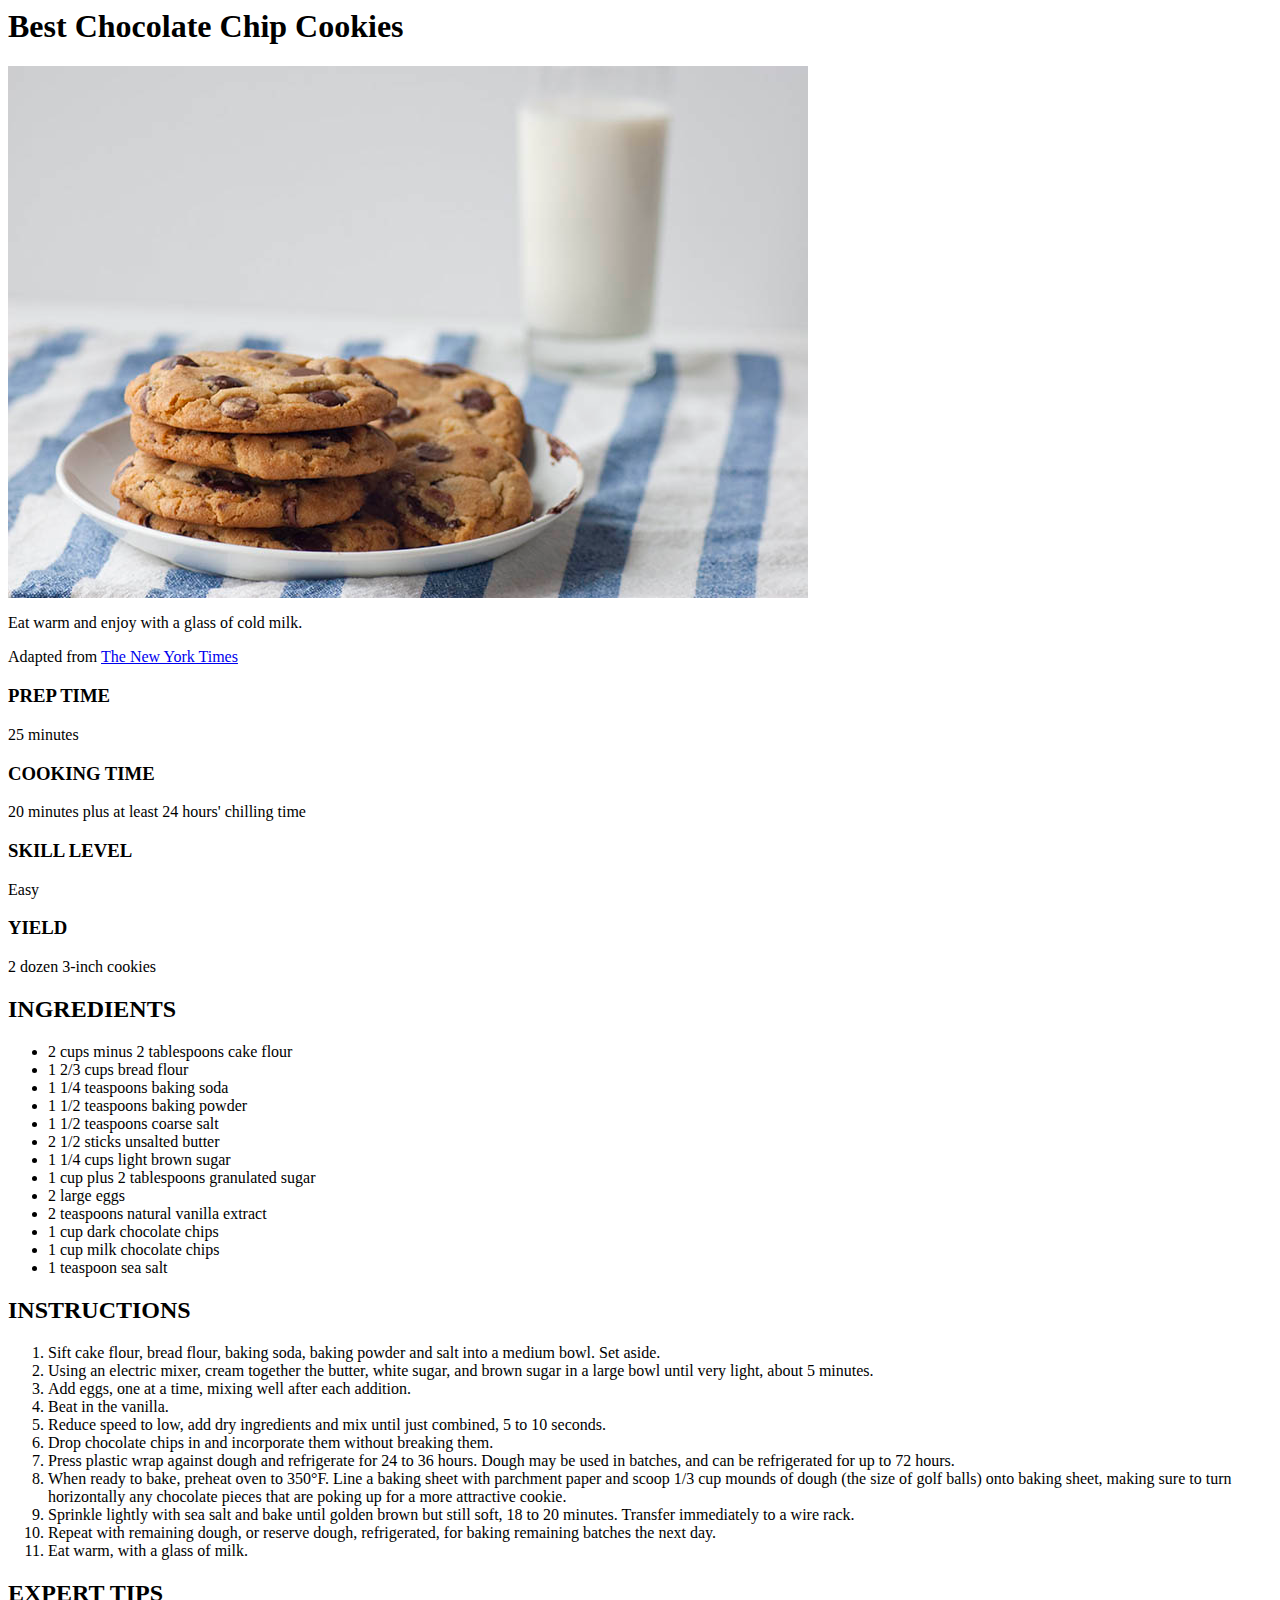
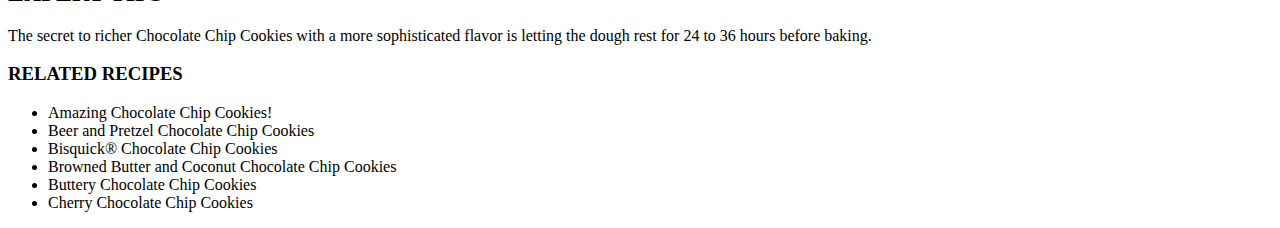
<file: Week 1/starter_code/cookie_recipe/index.html>
﻿<html>

	<h1>Best Chocolate Chip Cookies</h1>

	<img src="cookies.jpg"> <!--hint: <img> tag, this is a bonus-->

	<p>Eat warm and enjoy with a glass of cold milk.</p>

	<p>Adapted from <a href="http://www.nytimes.com/2008/07/09/dining/091crex.html?_r=0">The New York Times</a></p>

	<h3>PREP TIME</h3>
	25 minutes

	<h3>COOKING TIME</h3>
	20 minutes plus at least 24 hours' chilling time

	<h3>SKILL LEVEL</h3>
	Easy

	<h3>YIELD</h3>
	2 dozen 3-inch cookies

	<h2>INGREDIENTS</h2>
<ul>
		<li>2 cups minus 2 tablespoons cake flour</li>
		<li>1 2/3 cups bread flour</li>
		<li>1 1/4 teaspoons baking soda</li>
		<li>1 1/2 teaspoons baking powder</li>
		<li>1 1/2 teaspoons coarse salt</li>
		<li>2 1/2 sticks unsalted butter</li>
		<li>1 1/4 cups light brown sugar</li>
		<li>1 cup plus 2 tablespoons granulated sugar</li>
		<li>2 large eggs</li>
		<li>2 teaspoons natural vanilla extract</li>
		<li>1 cup dark chocolate chips</li>
		<li>1 cup milk chocolate chips</li>
		<li>1 teaspoon sea salt</li>
</ul>

	<h2>INSTRUCTIONS</h2>
<ol>
		<li>Sift cake flour, bread flour, baking soda, baking powder and salt into a medium bowl. Set aside.</li>

		<li>Using an electric mixer, cream together the butter, white sugar, and brown sugar in a large bowl until very light, about 5 minutes.</li>

		<li>Add eggs, one at a time, mixing well after each addition.</li>

		<li>Beat in the vanilla.</li>

		<li>Reduce speed to low, add dry ingredients and mix until just combined, 5 to 10 seconds.</li>

		<li>Drop chocolate chips in and incorporate them without breaking them.</li>

		<li>Press plastic wrap against dough and refrigerate for 24 to 36 hours. Dough may be used in batches, and can be refrigerated for up to 72 hours.</li>

		<li>When ready to bake, preheat oven to 350°F. Line a baking sheet with parchment paper and scoop 1/3 cup mounds of dough (the size of golf balls) onto baking sheet, making sure to turn horizontally any chocolate pieces that are poking up for a more attractive cookie.</li>

		<li>Sprinkle lightly with sea salt and bake until golden brown but still soft, 18 to 20 minutes. Transfer immediately to a wire rack.</li>

		<li>Repeat with remaining dough, or reserve dough, refrigerated, for baking remaining batches the next day.</li>

		<li>Eat warm, with a glass of milk.</li>
</ol>

	<h2>EXPERT TIPS</h2>

	The secret to richer Chocolate Chip Cookies with a more sophisticated flavor is letting the dough rest for 24 to 36 hours before baking.


	<h3>RELATED RECIPES</h3>

<ul>
		<li>Amazing Chocolate Chip Cookies!</li>
	  
		<li>Beer and Pretzel Chocolate Chip Cookies</li>
	 
		<li>Bisquick&reg; Chocolate Chip Cookies</li>
	  
		<li>Browned Butter and Coconut Chocolate Chip Cookies</li>
	 
		<li>Buttery Chocolate Chip Cookies</li>
	  
		<li>Cherry Chocolate Chip Cookies</li>
<ul>


</html>
</file>
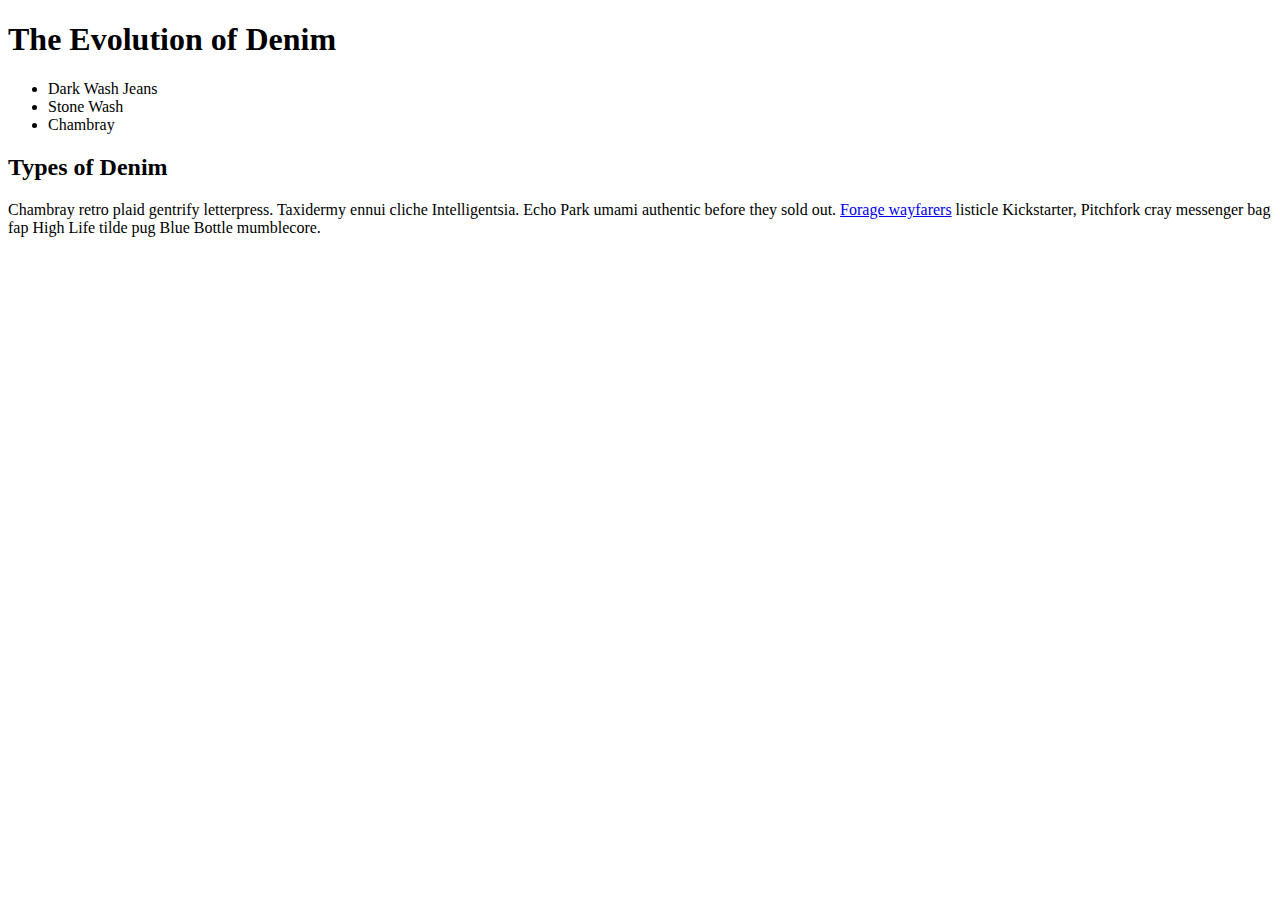
<file: Week 1/starter_code2/[1] - DOM Tree/index.html>
<!DOCTYPE html>
<html lang="en">
	<head>
		<meta charset="UTF-8">
		<title>The Evolution of Denim</title>
	</head>
	<body>

		<h1>The Evolution of Denim</h1>
		<ul>
			<li>Dark Wash Jeans</li>
			<li>Stone Wash</li>
			<li>Chambray</li>
		</ul>
		<h2>Types of Denim</h2>
		<p>
			Chambray retro plaid gentrify letterpress. Taxidermy ennui cliche Intelligentsia. Echo Park umami authentic before they sold out. <a href="https://placekitten.com/">Forage wayfarers</a> listicle Kickstarter, Pitchfork cray messenger bag fap High Life tilde pug Blue Bottle mumblecore. 
		</p>
		
	</body>
</html>
</file>
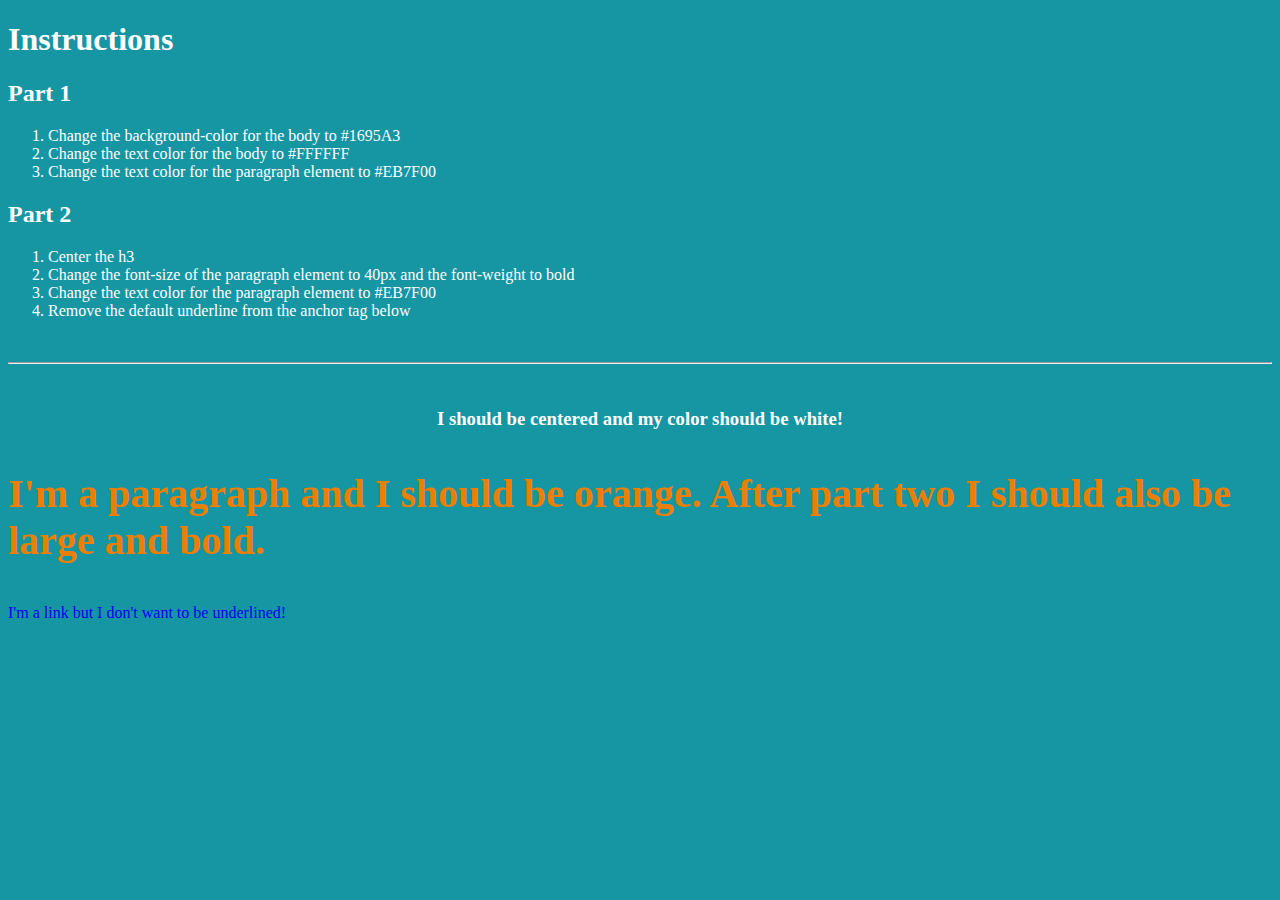
<file: Week 1/starter_code2/[2] - CSS Practice/index.html>
<!DOCTYPE html>
<html lang="en">
<head>
	<meta charset="UTF-8">
	<title>CSS Practice</title>
	<link rel="stylesheet" href="css/style.css">

</head>
<body>
	<h1>Instructions</h1>

	<h2>Part 1</h2>
	<ol>
		<li>Change the background-color for the body to #1695A3</li>
		<li>Change the text color for the body to #FFFFFF</li>
		<li>Change the text color for the paragraph element to #EB7F00</li>
	</ol>

	<h2>Part 2</h2>
	<ol>
		<li>Center the h3</li>
		<li>Change the font-size of the paragraph element to 40px and the font-weight to bold</li>
		<li>Change the text color for the paragraph element to #EB7F00</li>
		<li>Remove the default underline from the anchor tag below</li>
	</ol>

	<br>
	<hr>
	<br>

	<h3>I should be centered and my color should be white!</h3>
	<p>I'm a paragraph and I should be orange. After part two I should also be large and bold.</p>
	<a href="http://www.google.com">I'm a link but I don't want to be underlined!</a>
</body>
</html>
</file>
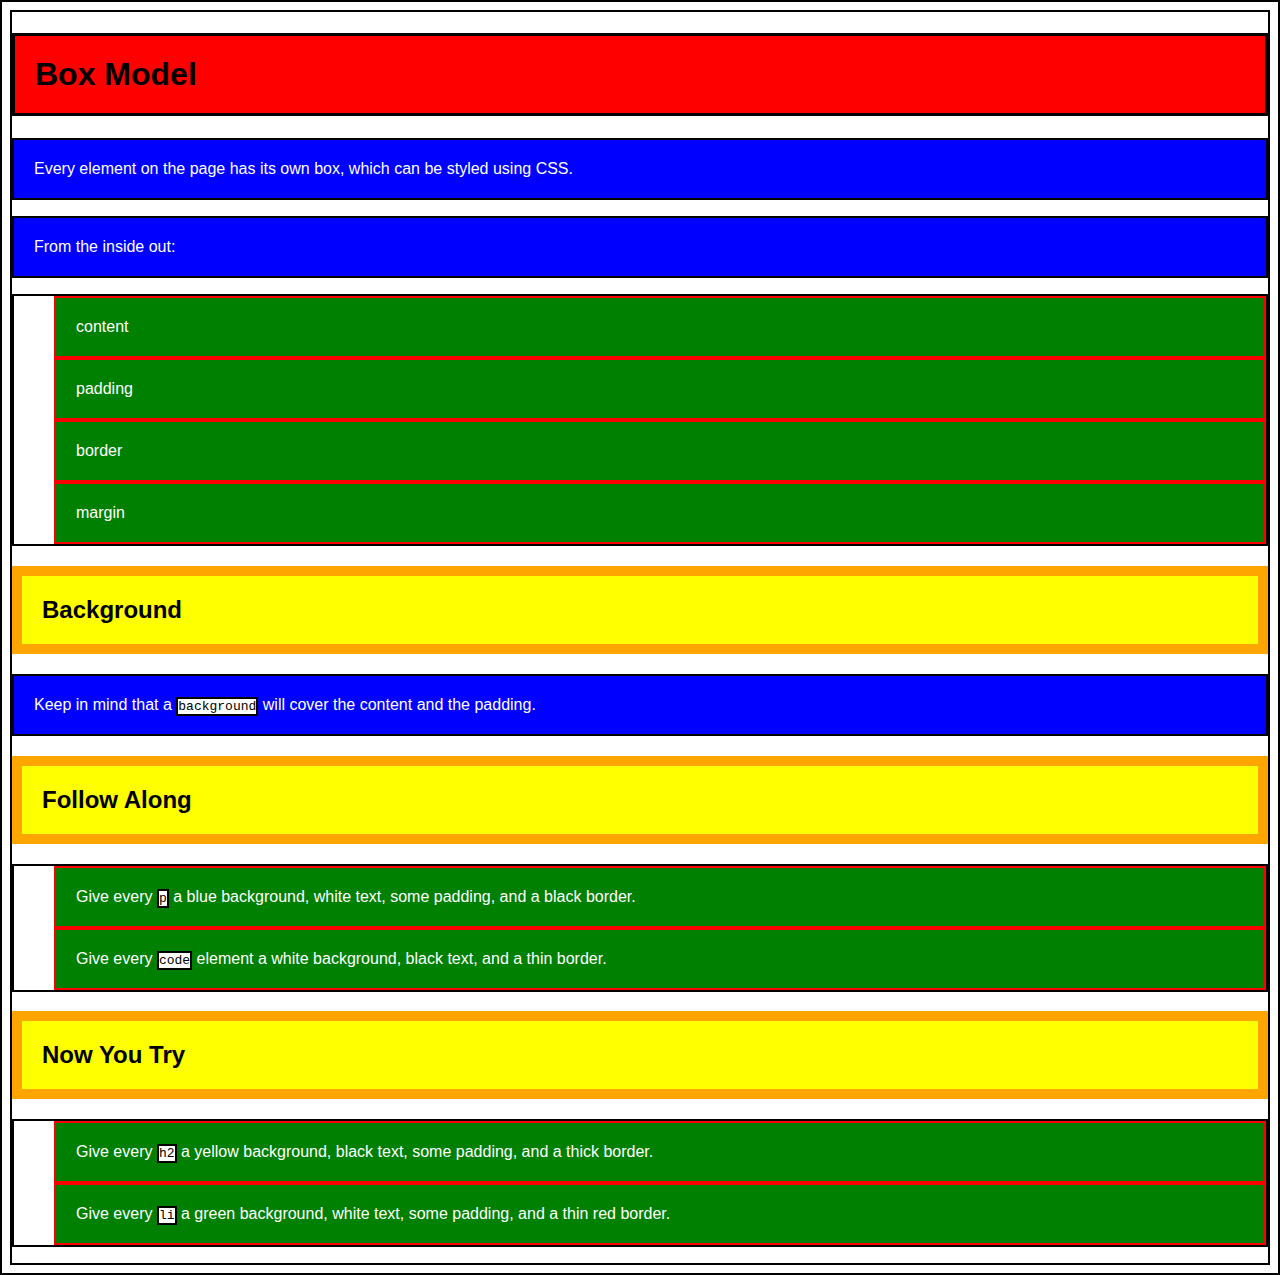
<file: Week 2/starter_code_lesson_3/box_model/index.html>
<!DOCTYPE html>
<html>
	<head>
	    <meta charset="utf-8">
	    <title>Box Model</title>

	    <link rel="stylesheet" href="css/style.css">

	</head>
	<body>

		<h1>Box Model</h1>
		<p>Every element on the page has its own box, which can be styled using CSS.</p>
		<p>From the inside out:</p>
		<ol>
			<li>content</li>
			<li>padding</li>
			<li>border</li>
			<li>margin</li>
		</ol>

		<h2>Background</h2>
		<p>Keep in mind that a <code>background</code> will cover the content and the padding.</p>

		<h2>Follow Along</h2>
		<ol>
			<li>Give every <code>p</code> a blue background, white text, some padding, and a black border.</li>
			<li>Give every <code>code</code> element a white background, black text, and a thin border.</li>
		</ol>

		<h2>Now You Try</h2>
		<ol>
			<li>Give every <code>h2</code> a yellow background, black text, some padding, and a thick border.</li>
			<li>Give every <code>li</code> a green background, white text, some padding, and a thin red border.</li>
		</ol>

	</body>
</html>
</file>
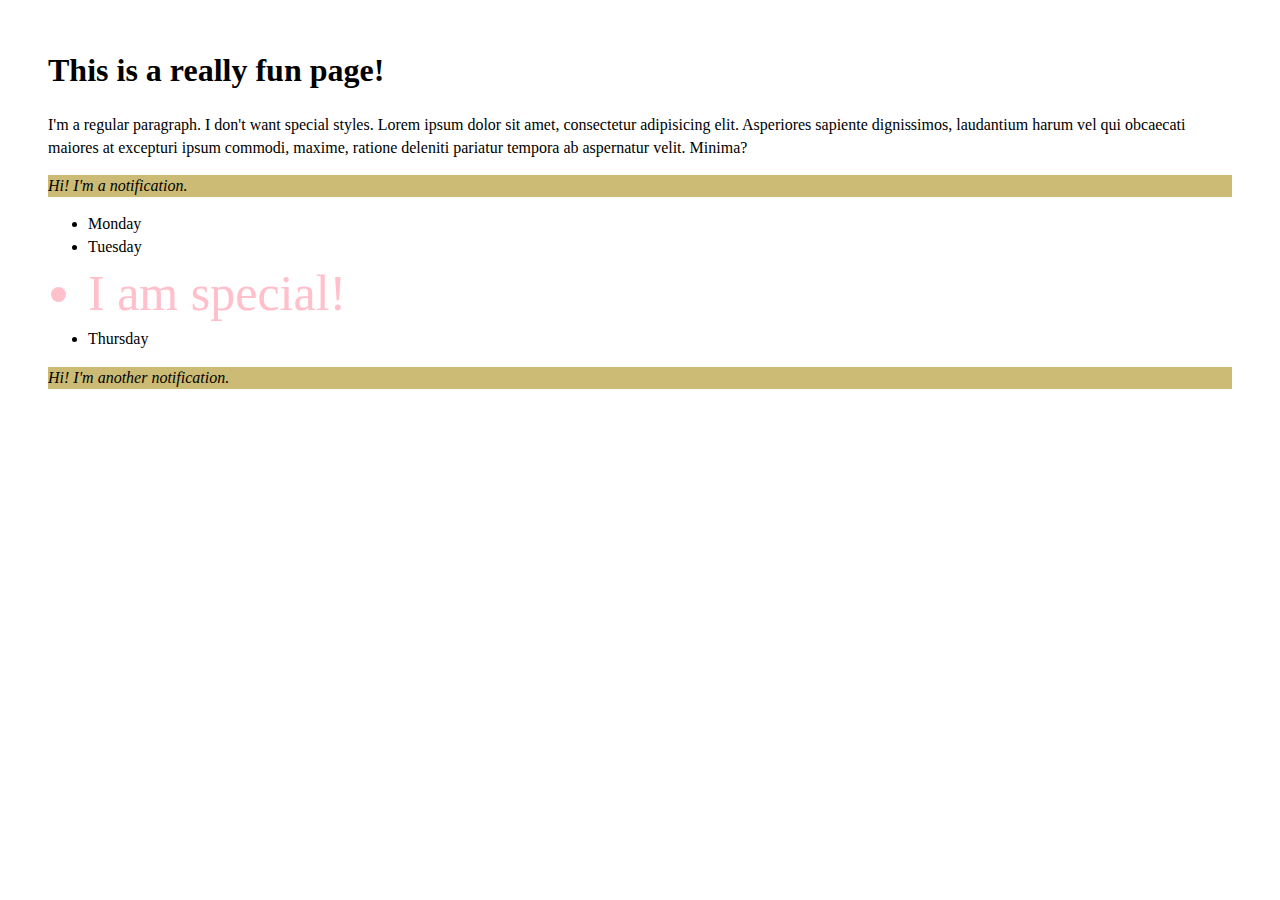
<file: Week 2/starter_code_lesson_3/classes_and_ids/index.html>
<!DOCTYPE html>
<html>
	<head>
		<meta charset="utf-8">
		<title>Nested Selectors</title>

		<link rel="stylesheet" href="css/style.css">

	</head>
	<body>

		<h1>This is a really fun page!</h1>

		<p>I'm a regular paragraph. I don't want special styles. Lorem ipsum dolor sit amet, consectetur adipisicing elit. Asperiores sapiente dignissimos, laudantium harum vel qui obcaecati maiores at excepturi ipsum commodi, maxime, ratione deleniti pariatur tempora ab aspernatur velit. Minima?</p>

		<p class="notification">Hi! I'm a notification.</p>

		<ul>
			<li>Monday</li>
			<li>Tuesday</li>
			<li id="special">I am special!</li>
			<li>Thursday</li>
		</ul>

		<p class="notification">Hi! I'm another notification.</p>


	</body>
</html>
</file>
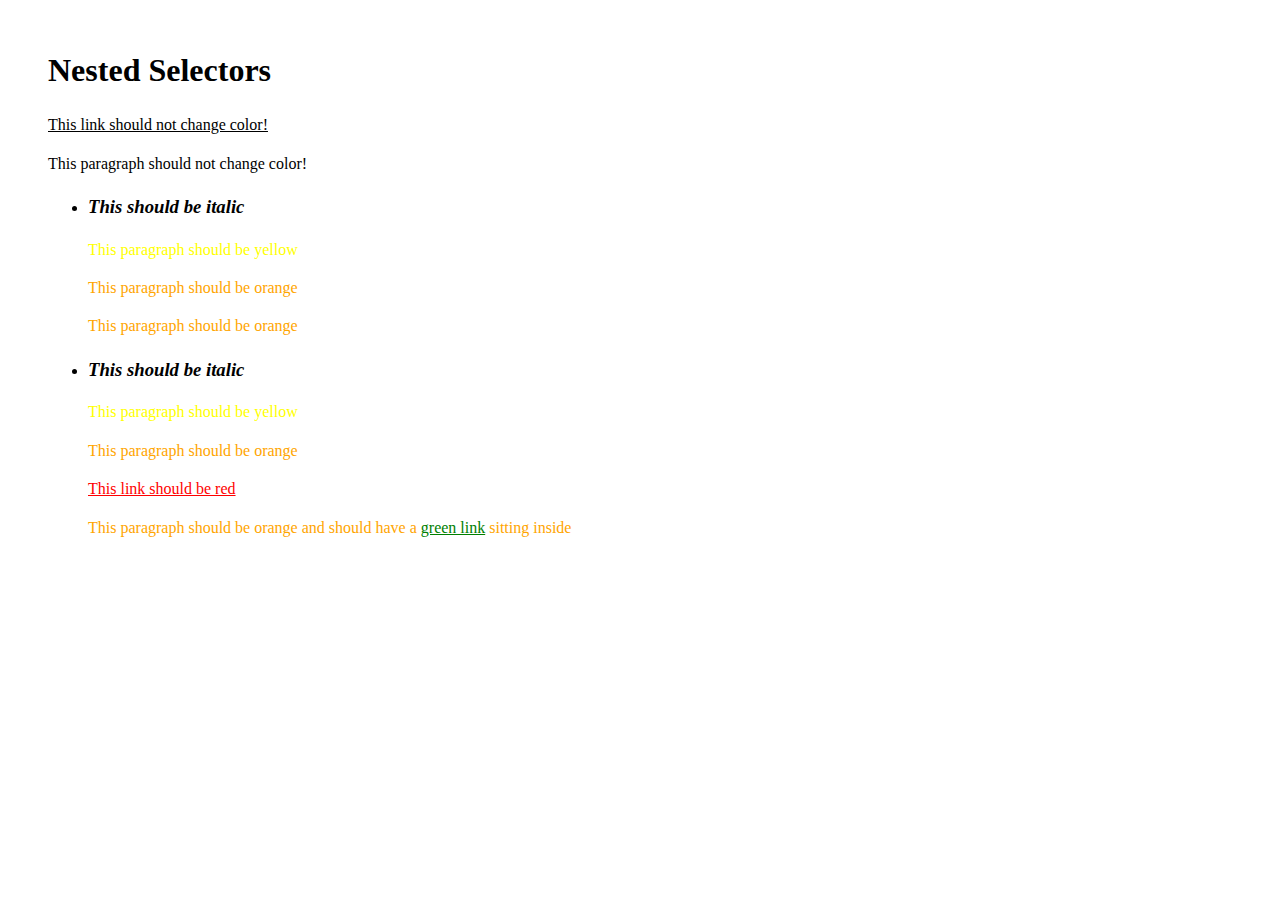
<file: Week 2/starter_code_lesson_3/nested_selectors/index.html>
<!DOCTYPE html>
<html>
	<head>
		<meta charset="utf-8">
		<title>Nested Selectors</title>

		<link rel="stylesheet" href="css/style.css">

	</head>
	<body>
		<h1>Nested Selectors</h1>

		<a id="keep" href="#">This link should not change color!</a>
		<p>This paragraph should not change color!</p>

		<ul>
			<li>
				<h3>This should be italic</h3>
				<p class="yellow">This paragraph should be yellow</p>
				<p>This paragraph should be orange</p>
				<p>This paragraph should be orange</p>
			</li>
			<li>
				<h3>This should be italic</h3>
				<p class="yellow">This paragraph should be yellow</p>
				<p>This paragraph should be orange</p>
				<a href="#">This link should be red</a>
				<p>This paragraph should be orange and should have a <a href="#">green link</a> sitting inside</p>
			</li>
		</ul>


	</body>
</html>
</file>
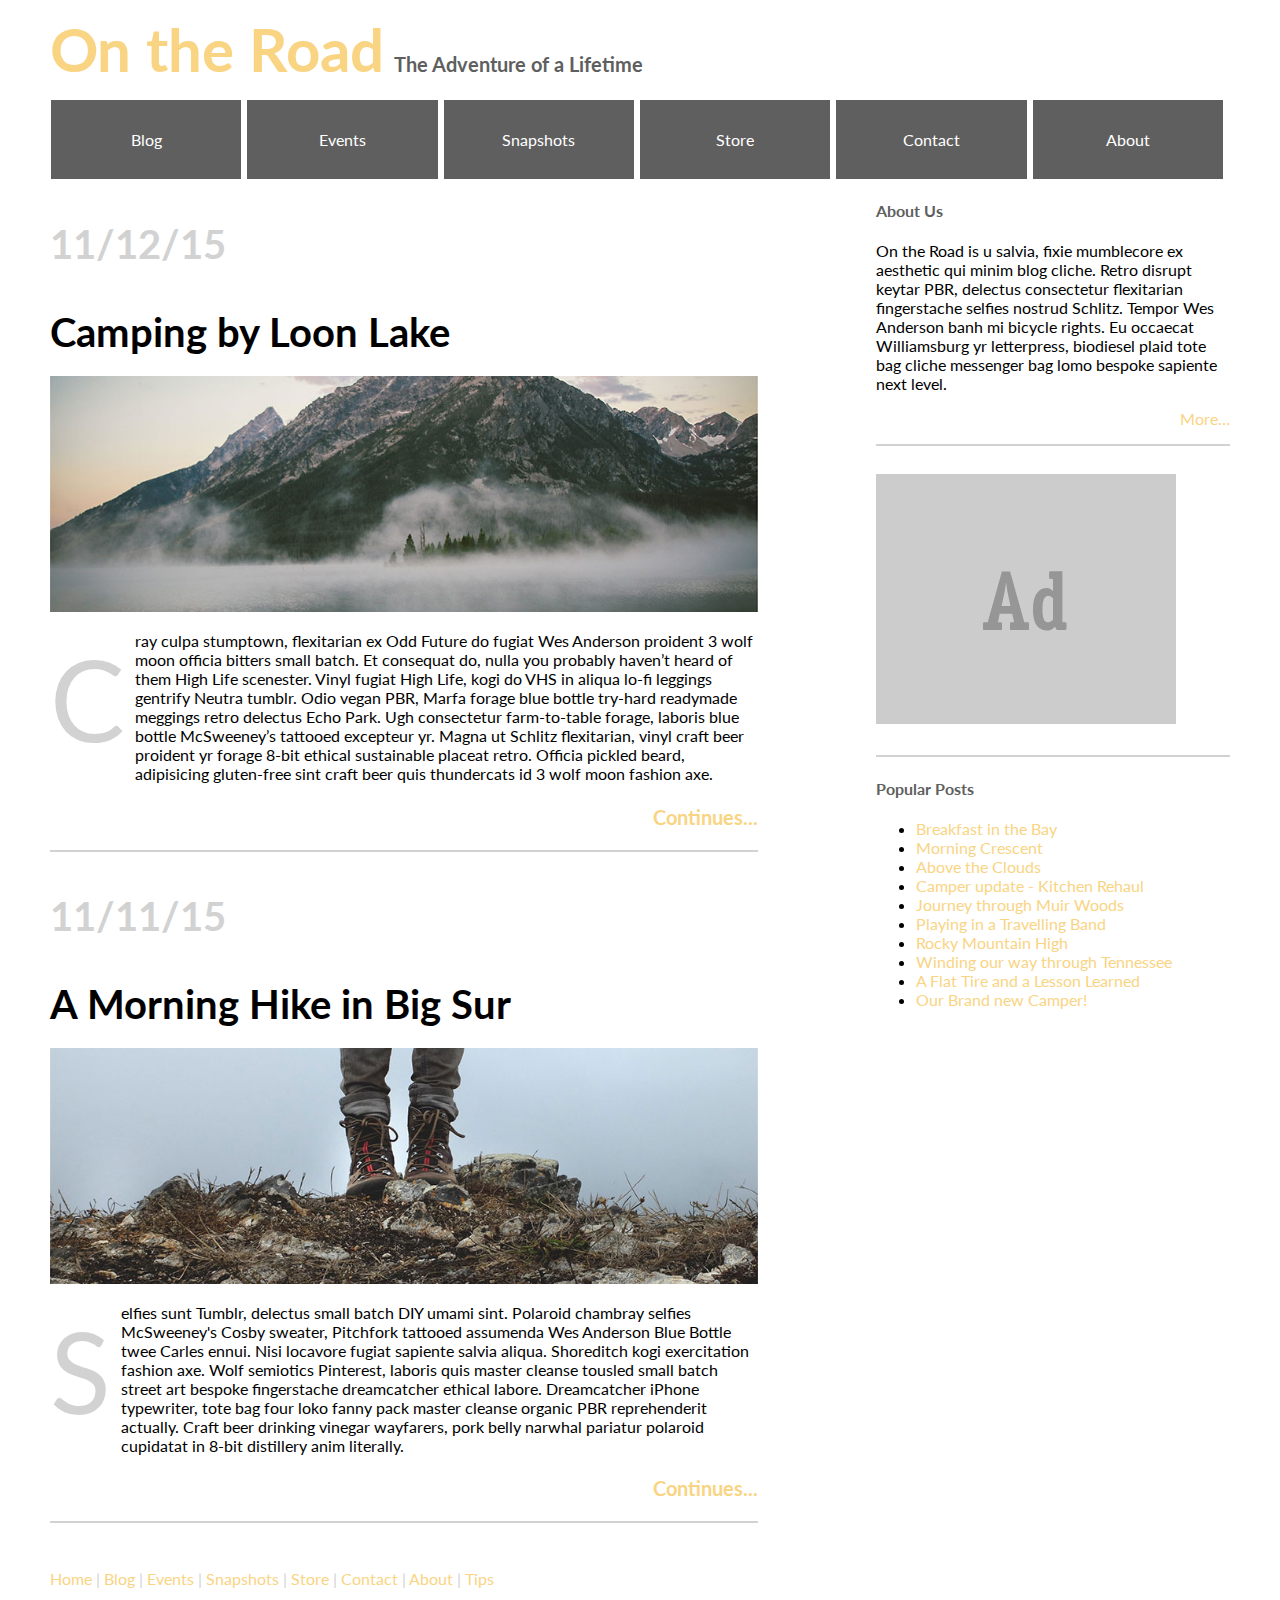
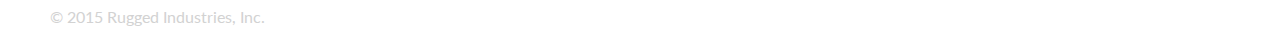
<file: Week 2/starter_code_lesson_3/travel_blog_part1/index.html>
<!--Add CSS to the page. When complete it should look like Travel_Blog.png
Do you see new tags? Look them up so you are growing your tag vocabulary. 
Bonus tasks: 
- Google <footer> </footer> tag and implement the page footer.
- Add Google Fonts (Lato font).
-->

<!doctype html>
<html lang="en-us">
<head>
	<meta charset="utf-8">
	<title>On the Road</title>
	<link href="https://fonts.googleapis.com/css?family=Lato:300" rel="stylesheet">
	<link rel="stylesheet" href="CSS/stylesheet.css">
	
</head>
<body>
	<header>
		<h1 id="header"><a href="index.html">On the Road</a></h1><h2 id="header">The Adventure of a Lifetime</h2>
		<div class="clearfix">
		<nav id="navbar">
			<a href="#">Blog</a>
			<a href="#">Events</a>
			<a href="#">Snapshots</a>
			<a href="#">Store</a>
			<a href="#">Contact</a>
			<a href="#">About</a>
		</nav>
		</div>
	</header>
	
	<aside>
		<div class="module">
			<h4>About Us</h4>
			<p>On the Road is u salvia, fixie mumblecore ex aesthetic qui minim blog cliche. Retro disrupt keytar PBR, delectus consectetur flexitarian fingerstache selfies nostrud Schlitz. Tempor Wes Anderson banh mi bicycle rights. Eu occaecat Williamsburg yr letterpress, biodiesel plaid tote bag cliche messenger bag lomo bespoke sapiente next level.</p>
			<p class="more"><a href="#">More&hellip;</a></p>
		</div>
		<hr></hr>
		<div class="module ad">
			<img src="images/ad.gif" alt="ad stuff">
		</div>
		<hr></hr>
		<div class="module">
			<h4>Popular Posts</h4>
			<ul>
				<li><a href="#">Breakfast in the Bay</a></li>
				<li><a href="#">Morning Crescent</a></li>
				<li><a href="#">Above the Clouds</a></li>
				<li><a href="#">Camper update - Kitchen Rehaul</a></li>
				<li><a href="#">Journey through Muir Woods</a></li>
				<li><a href="#">Playing in a Travelling Band</a></li>
				<li><a href="#">Rocky Mountain High</a></li>
				<li><a href="#">Winding our way through Tennessee</a></li>
				<li><a href="#">A Flat Tire and a Lesson Learned</a></li>
				<li><a href="#">Our Brand new Camper!</a></li>
			</ul>
		</div>
	</aside>

	<section>
	<article>
		<h3 class="dates">11/12/15</h3>
		<h2><a href="#">Camping by Loon Lake</a></h2>
		<img src="images/travel_photo.jpeg">
		<p>Cray culpa stumptown, flexitarian ex Odd Future do fugiat Wes Anderson proident 3 wolf moon officia bitters small batch. Et consequat do, nulla you probably haven’t heard of them High Life scenester. Vinyl fugiat High Life, kogi do VHS in aliqua lo-fi leggings gentrify Neutra tumblr. Odio vegan PBR, Marfa forage blue bottle try-hard readymade meggings retro delectus Echo Park. Ugh consectetur farm-to-table forage, laboris blue bottle McSweeney’s tattooed excepteur yr. Magna ut Schlitz flexitarian, vinyl craft beer proident yr forage 8-bit ethical sustainable placeat retro. Officia pickled beard, adipisicing gluten-free sint craft beer quis thundercats id 3 wolf moon fashion axe.</p>
		<h4><a href="#">Continues...</a></h4>
	</article>

	<hr></hr>

	<article>
		<h3 class="dates">11/11/15</h3>
		<h2><a href="#">A Morning Hike in Big Sur</a></h2>
		<img src="images/travel_photo2.jpeg">
		<p>Selfies sunt Tumblr, delectus small batch DIY umami sint. Polaroid chambray selfies McSweeney's Cosby sweater, Pitchfork tattooed assumenda Wes Anderson Blue Bottle twee Carles ennui. Nisi locavore fugiat sapiente salvia aliqua. Shoreditch kogi exercitation fashion axe. Wolf semiotics Pinterest, laboris quis master cleanse tousled small batch street art bespoke fingerstache dreamcatcher ethical labore. Dreamcatcher iPhone typewriter, tote bag four loko fanny pack master cleanse organic PBR reprehenderit actually. Craft beer drinking vinegar wayfarers, pork belly narwhal pariatur polaroid cupidatat in 8-bit distillery anim literally.</p>
		<h4><a href="#">Continues...</a></h4>
	</article>
	<hr></hr>
	</section>

	
	<footer>
	
		<br>
		<br>
		<nav id="footer">
			<a href="#">Home</a> &verbar;
			<a href="#">Blog</a> &verbar;
			<a href="#">Events</a> &verbar;
			<a href="#">Snapshots</a> &verbar;
			<a href="#">Store</a> &verbar;
			<a href="#">Contact</a> &verbar;
			<a href="#">About</a> &verbar;
			<a href="#">Tips</a>
		</nav>
		<br>
		
		&copy; 2015 Rugged Industries, Inc.
		<br>
		<br>
	</footer>

</body>
</html>
</file>
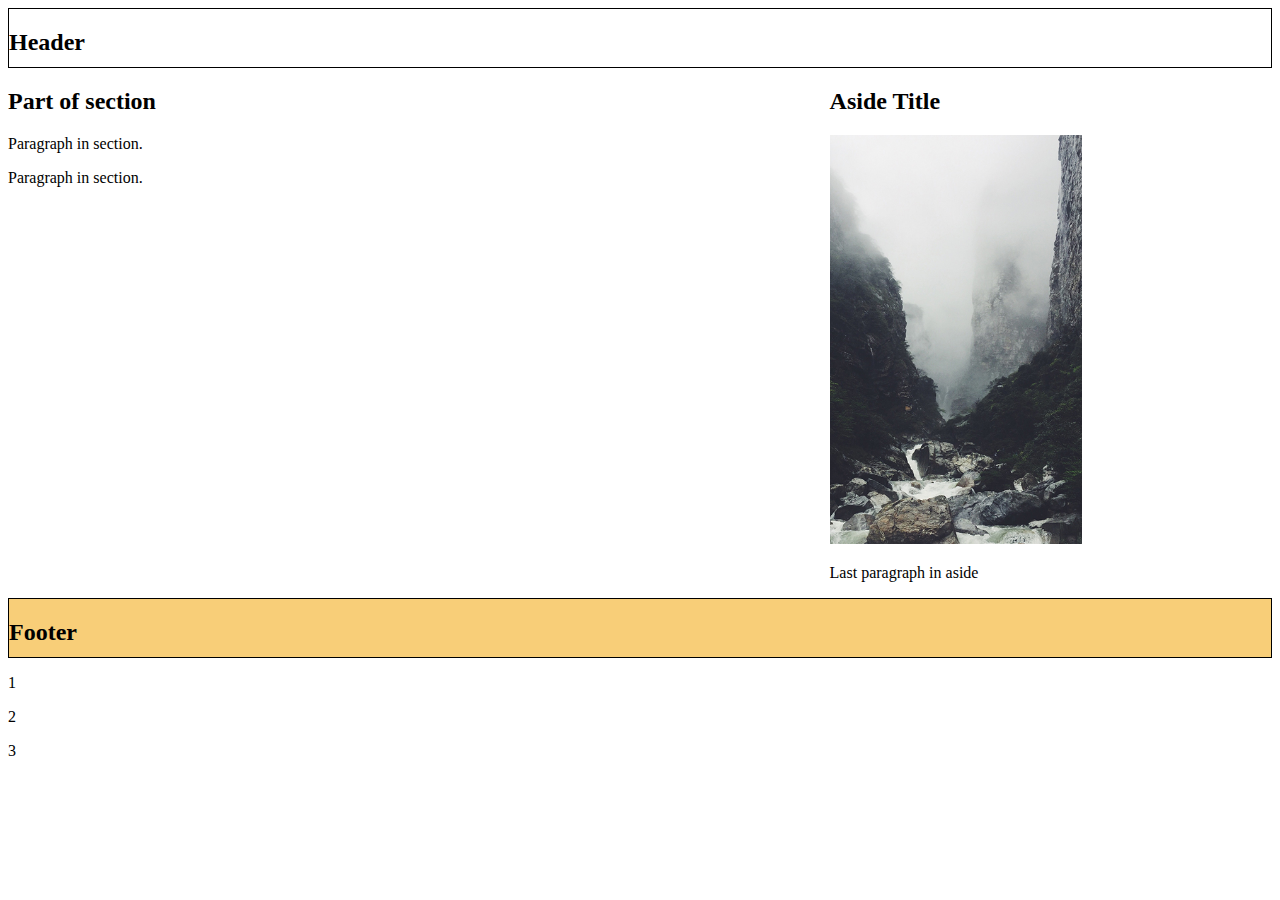
<file: Week 2/starter_code_lesson_4/floating_sections_lab/index.html>
<!DOCTYPE html>
<html lang="en">
<head>
	<meta charset="UTF-8">
	<title>Floating Sections</title>
	<link rel="stylesheet" href="css/style.css">
</head>
<body>

	<div id="page">

		<header>
		  <h2>Header</h2>
		</header>

		<section>
		  <h2>Part of section</h2>
		  <p>Paragraph in section.</p>
		  <p>Paragraph in section.</p>
		</section>

		<aside>
		<!-- #2 Wrap this content with an aside  -->
		  <h2>Aside Title</h2>
		  <img src="images/river.jpeg" alt="Flowing river">
		  <p>Last paragraph in aside</p>
		</aside>


		<footer>
		  <h2>Footer</h2>
		</footer>

	</div>

	<div class="clearfix">
		<p>1</p> <!-- float: left -->
		<p>2</p> <!-- float: left -->
		<p>3</p> <!-- float: left -->
	</div>

</body>
</html>
</file>
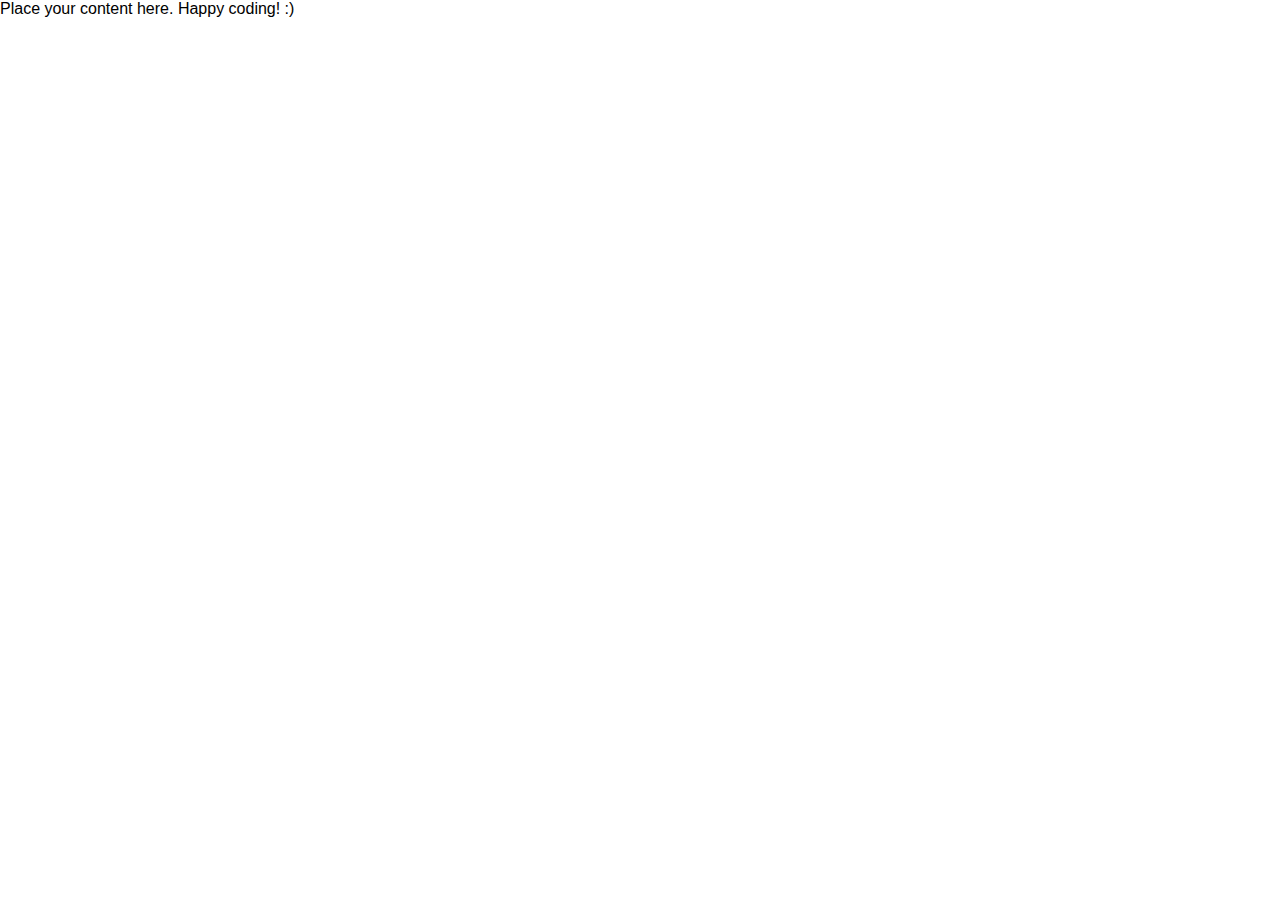
<file: Week 3/starter_code_lesson_5/html_template/index.html>
<!DOCTYPE html>
<html lang="en">
<head>
    <meta charset="utf-8"> <!-- Character encoding for the HTML document. -->
    <meta http-equiv="X-UA-Compatible" content="IE=edge"> <!-- Tells Internet Explorer it should use the latest, or edge, version of the IE rendering environment. -->

    <title></title> 
    <meta name="description" content=""><!-- Description, often used as 'snippet' by search engines. -->

    <meta name="viewport" content="width=device-width, initial-scale=1"> <!-- Will make sure your site scales properly for mobile http://goo.gl/teFgfK-->

    <link rel="shortcut icon" type="image/ico" href="images/favicon.ico" /> <!-- Site icon that appears next to the title in tab -->

    <link rel="stylesheet" href="css/normalize.css"> <!-- Normalize.css makes browsers render all elements more consistently and in line with modern standards http://goo.gl/2trj5P-->

    <link rel="stylesheet" href="css/main.css">
</head>
<body>

    Place your content here. Happy coding! :)


</body>
</html>
</file>
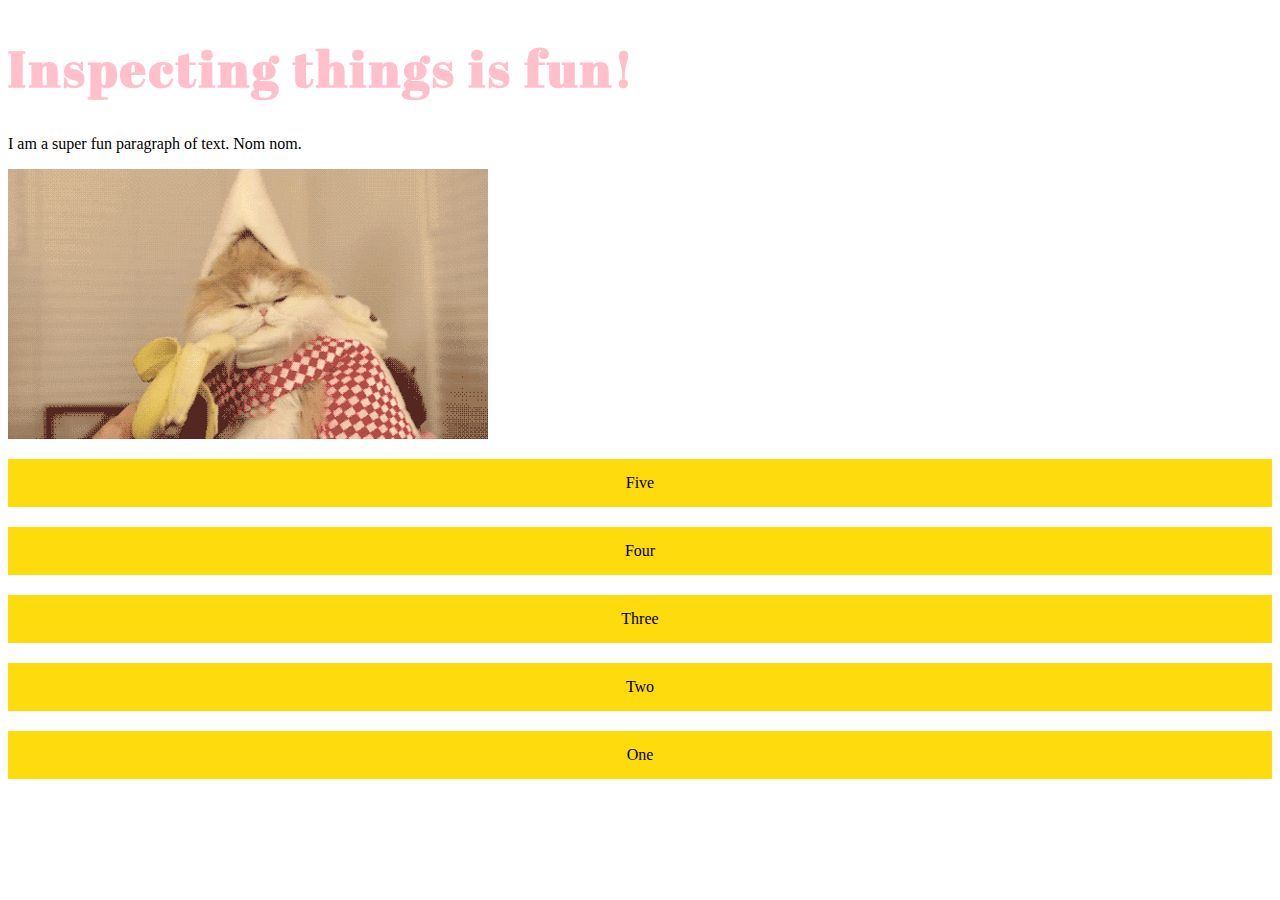
<file: Week 3/starter_code_lesson_5/inspect_element/index.html>
<!DOCTYPE html>
<html lang="en">
<head>
	<meta charset="UTF-8">
	<title>Inspect Element!</title>

	<link href='https://fonts.googleapis.com/css?family=Abril+Fatface' rel='stylesheet' type='text/css'>

	<link rel="stylesheet" href="css/style.css">


</head>
<body>

	<h1>Inspecting things is fun!</h1>

	<p>I am a super fun paragraph of text. Nom nom.</p>

	<img src="img/giphy.gif" alt="Banana Cat">

	<ul>
		<li>Five</li>
		<li>Four</li>
		<li>Three</li>
		<li>Two</li>
		<li>One</li>
	</ul>
	
</body>
</html>
</file>
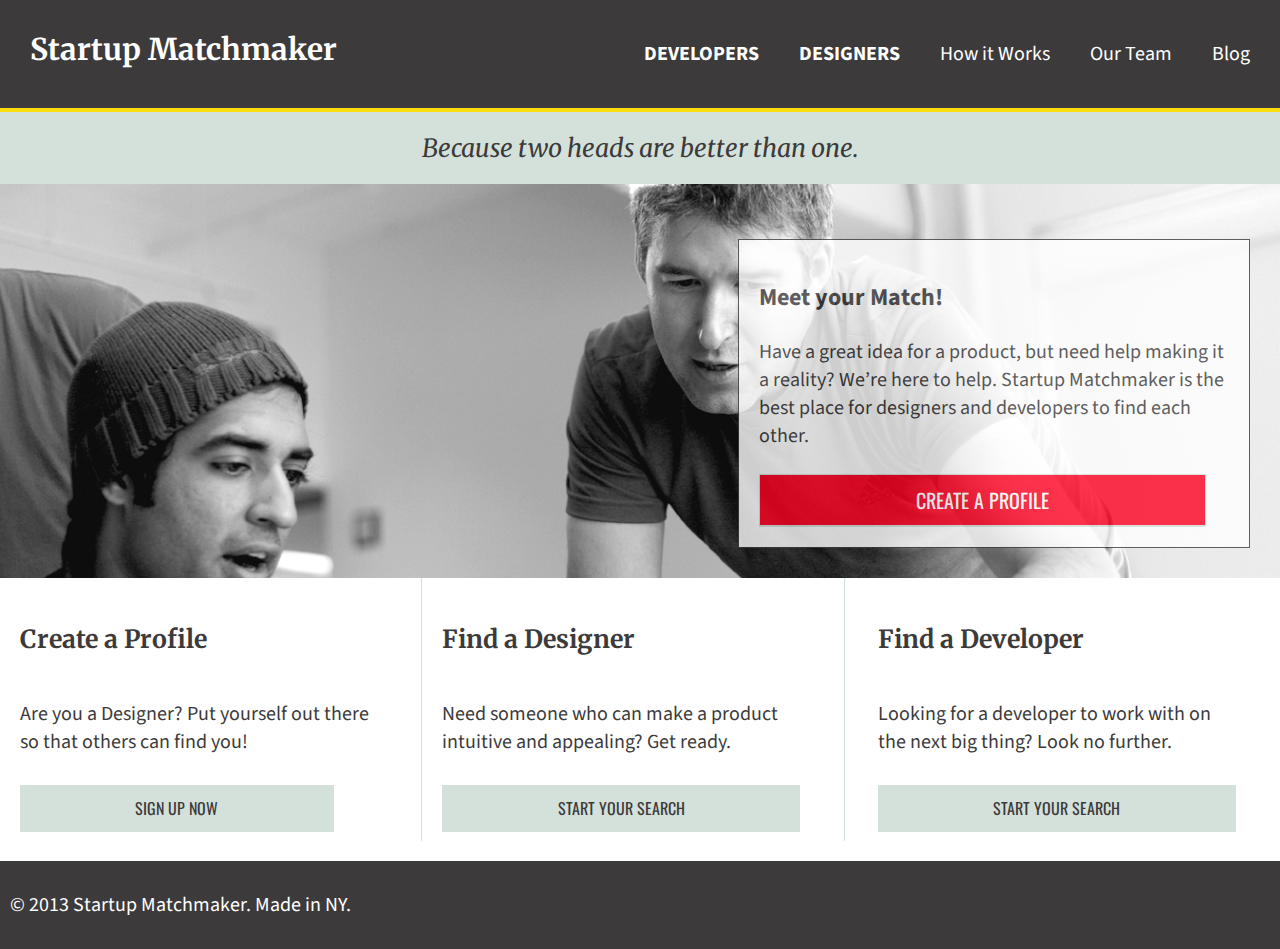
<file: Week 3/starter_code_lesson_5/startup_matchmaker/index.html>
<!DOCTYPE html>
<html lang="en">
<head>
    <meta charset="utf-8">
    <meta http-equiv="X-UA-Compatible" content="IE=edge">
    <title>Startup Matchmaker</title> 
    <meta name="description" content="">
    <meta name="viewport" content="width=device-width, initial-scale=1">
    <link rel="shortcut icon" type="image/ico" href="images/favicon.ico" />


    <link rel="stylesheet" href="css/normalize.css">
    <link href="https://fonts.googleapis.com/css?family=Merriweather:700,700i|Oswald:700|Source+Sans+Pro:400,700" rel="stylesheet">
    <link rel="stylesheet" href="css/main.css">
</head>

<body background="images/coworking.jpg">
  <header>
    <h1 id="header"><a href="#">Startup Matchmaker</a></h1>

    <div class="clearfix">
    <nav id="navbar">
      <ul>
        <li><a href="blog.html">Blog</a></li>
        <li><a href="team.html">Our Team</a></li>
        <li><a href="how.html">How it Works</a></li>
        <li><strong><a href="designers.html">DESIGNERS</a></strong></li>
        <li><strong><a href="developers.html">DEVELOPERS</a></strong></li>
      </ul>
    </nav>
    </div>
  </header>
 

  <p class="tagline">Because two heads are better than one.</p>
  
  <section class="banner">
    <div class="blurb">
      <h2>Meet your Match!</h2>
      <p>Have a great idea for a product, but need help making it a reality? We’re here to help. Startup Matchmaker is the best place for designers and developers to find each other.</p>
      <a class="button" href="#">CREATE A PROFILE</a>
    </div>
  </section

  <div class="clearfix">
  <section class="columns">
  <article class="info-left">
    <h3>Create a Profile</h3>
    <p>Are you a Designer? Put yourself out there so that others can find you!</p>
    <a class="button" href="">SIGN UP NOW</a>
  </article>
  <article class="info-right">
    <h3>Find a Developer</h3>
    <p>Looking for a developer to work with on the next big thing? Look no further.</p>
    <a class="button" href="developers.html">START YOUR SEARCH</a>
  </article>
  <article class="info-center">
    <h3>Find a Designer</h3>
    <p>Need someone who can make a product intuitive and appealing? Get ready.</p>
    <a class="button" href="designers.html">START YOUR SEARCH</a>
  </article>
  </section>
  </div>

  <footer>
    <p>&copy; 2013 Startup Matchmaker. Made in NY.</p>
  </footer>


</body>
</html>
</file>
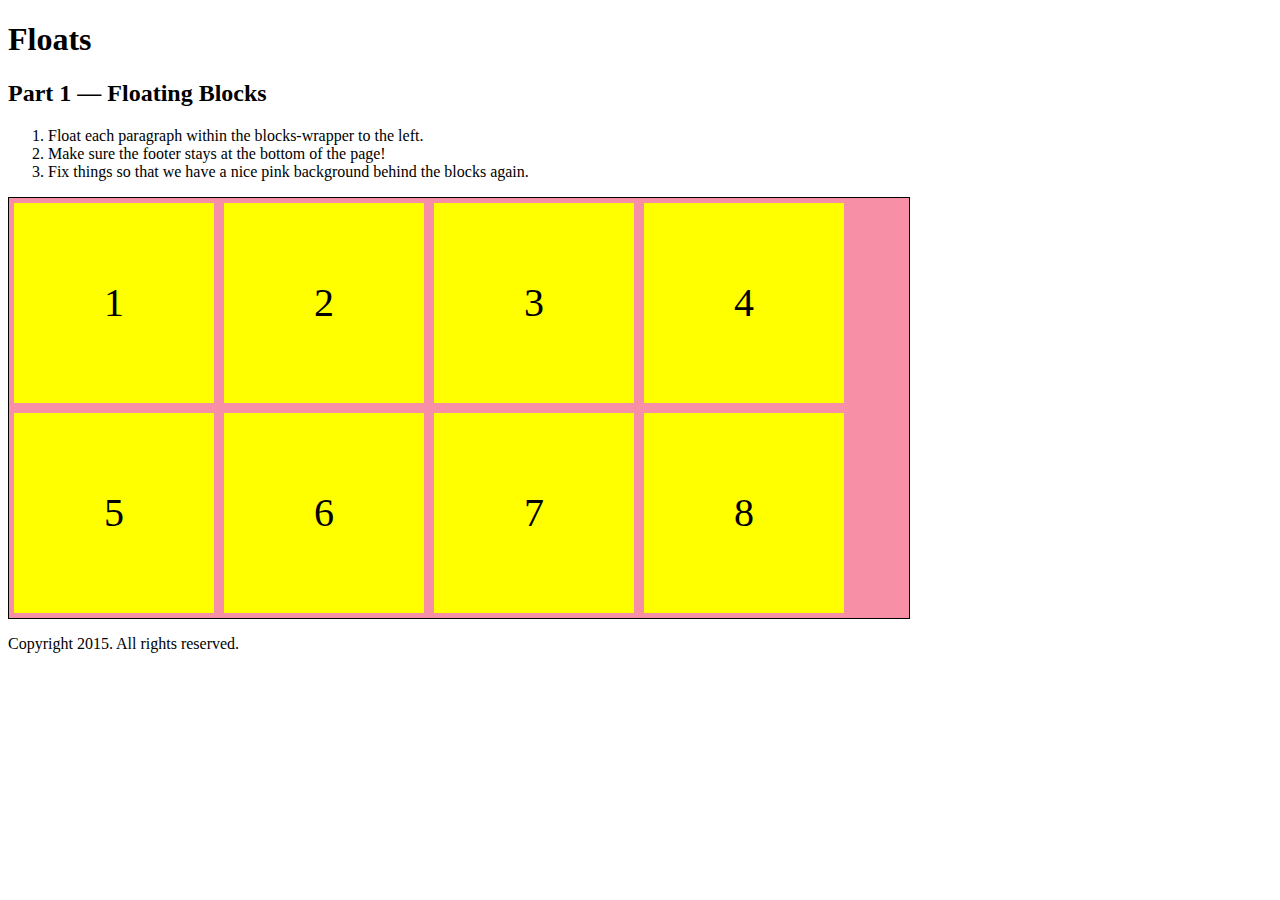
<file: Week4/starter_code_lesson_6/floats_clear_clearfix/index.html>
<!DOCTYPE html>
<html lang="en">
<head>
	<meta charset="UTF-8">
	<title>Floats</title>
	<link rel="stylesheet" href="css/style.css">
</head>
<body>
	<h1>Floats</h1>

	<!-- ************ PART 1	**********************	 -->

	<h2>Part 1 &mdash; Floating Blocks</h2>
	<ol>
		<li>Float each paragraph within the blocks-wrapper to the left.</li>
		<li>Make sure the footer stays at the bottom of the page!</li>
		<li>Fix things so that we have a nice pink background behind the blocks again.</li>
	</ol>
	<div class="blocks-wrapper clearfix">
		<p>1</p>
		<p>2</p>
		<p>3</p>
		<p>4</p>
		<p>5</p>
		<p>6</p>
		<p>7</p>
		<p>8</p>
	</div>

	<footer>
		<p>Copyright 2015. All rights reserved.</p>		
	</footer>

</body>
</html>
</file>
<file: Week 1/starter_code2/[2] - CSS Practice/css/style.css>
/*------ PART 1 -------------------------*/
body {
	background-color:#1695A3;
	color: #FFFFFF;
}

p {
	color: #EB7F00;
	font-size: 40px; 
	font-weight: bold;
}

h3 {
	text-align: center;
	color:#FFFFFF;
}

a {
	text-decoration: none;
}



/*4. Remove the default underline from the anchor tag below*/
</file>
<file: Week 2/starter_code_lesson_3/box_model/css/style.css>
body {
  font-family: arial, verdana, sans-serif;
}


/*---------------------------------- 
  Together
------------------------------------*/

/*Give the h1 a red background, some padding, and a black border.*/
h1 {
	background-color: red;
	padding: 20px;
	border: 3px solid #000000;
}

/*Give every p a blue background, white text, some padding, and a black border. */
p {
	background-color: blue;
	color: white;
	padding: 20px;
	border: solid 2px #000000;
}

/*Give every code element a white background, black text, and a thin border.*/

* {
	background-color: white;
	color: black;
	border: 2px solid black;
}


/*---------------------------------- 
  Now you try!
------------------------------------*/

/* Give every h2 a yellow background, black text, some padding, and a thick border */

h2 {
	background-color: yellow;
	color: black;
	padding: 20px;
	border: solid 10px orange;
}



/*Give every li a green background, white text, some padding, and a thin red border.*/

li {
	background-color: green;
	color: white;
	padding: 20px;
	border: 2px red solid;
}
</file>
<file: Week 2/starter_code_lesson_3/classes_and_ids/css/style.css>
body {
  font-family: Georgia, serif;
  line-height: 1.4;
  margin: 3em;
  color: #000;
}

.notification {
	font-style: italic;
	background-color: #CCBB75;

}

#special {
	font-size: 50px;
	color: pink;
}


/*---------------------------------- 
  Now you try!
------------------------------------*/

/*
	Style the two paragraphs that are notifications.
	We'll probably add more notifications in the future to this site.
	You'll want to:
	1. Decide whether to use a class or id for the two paragraphs.
	2. Add the class or id to both <p> tags in your html. Call it notification.
	3. Style that class or id in your CSS.
		 Make the font-style: italic and the background-color: #CCBB75 
 */





/*
	Style the list item that says "I am special!"
	This element gets special/unique styles and this is the only
	time we'll be adding those styles to our site.

	You'll want to:
	1. Decide whether to use a class or id for the list item.
	2. Add the class or id to the <li> in your html. Call it special.
	3. Style that class or id in your CSS.
		 Make the font-size: 50px and the color: pink
 */
</file>
<file: Week 2/starter_code_lesson_3/nested_selectors/css/style.css>
body {
  font-family: Georgia, serif;
  line-height: 1.4;
  margin: 3em;
  color: #000;
}

code {
	border: 1px solid black;
	font-weight: bold;
}

/*---------------------------------- 
  Together
------------------------------------*/

/* 1. Make all of the <h3> elements italic.*/
h3 {
	font-style: italic;
}

/* 2. Make the text-color of all the <a> elements that are 
descendents of an <li> element green. Important: be sure that the 
anchor that sits outside of the list doesn't also change to green!*/

li a {
	color: green;
}

#keep {
	color: #000;
}

/* 3. Now change only the <a> that is the 
direct child of the <li> to be red.*/

/*#red {
	color: red;
}*/


li>a {
	color: red;
} 

/*---------------------------------- 
  Now you try!
------------------------------------*/

/* 1. Change the text-color of all the <p> elements 
that are siblings of an <h3> to orange */

h3~p {
	color: orange;
}


/* 2. Change the text-color of only the <p> elements
that directly follow an <h3> yellow */

.yellow {
	color: yellow;
}
</file>
<file: Week 2/starter_code_lesson_3/travel_blog_part1/CSS/stylesheet.css>
* {
	box-sizing: border-box;
}

body {
	margin: 50px;
	font-family: 'Lato', sans-serif;
	-webkit-margin-before: 0em;
    -webkit-margin-after: 0em;
    text-decoration: none;
}

a {
	text-decoration: none;
}

h1 a {
	color:#F9D483;
	font-size: 60px;
	text-decoration: none;
	display: inline;
}

h2 a {
	color: #000000;
	font-size: 40px;
	text-decoration: none;
}

#header {
	font-size: 20px;
	font-family: 'Lato', sans-serif;
	display: inline-block;
	padding-right: 10px;
	color: #605f5f;
}

h3 {
	color: #D2D2D2;
	font-size: 40px;
	text-decoration: none;
}

h4 a { 
	color:#F9D483;
	font-size: 20px;
	text-align: right;
	text-decoration: none;
}

h4{
	text-align: right;
}

#navbar a {
	background-color: #605f5f;
	color: white;
	border: 1px solid white;
	font-family: 'Lato', sans-serif;
	list-style: none;
	display: inline-block;
	padding: 30px;
	width: 16.3%;
	text-align: center;
}

footer {
	color: #D2D2D2;
	font-family: 'Lato', sans-serif;
	text-decoration: none;
	clear: both;
}

footer a {
	color: #F9D483;
	font-family: 'Lato', sans-serif;
	text-decoration: none;
}

section p::first-letter { 
  color: #D2D2D2;
  font-size: 700%;
  font-family: 'Lato', sans-serif;
  float: left;
  padding-right: 10px;
}

hr {
	color: #D2D2D2;
	border: solid thin #D2D2D2;
}

img {
	max-width: 100%;
}

aside {
      width: 30%;
      float: right;
}

aside img {
	max-width: 100%;
	margin-top: 20px;
	margin-bottom: 20px;
}

aside h4 {
	color: #605f5f;
	text-align: left;
	font-family: 'Lato', sans-serif;
	font-weight: bold;
}

.module p {
	text-decoration: none;
}

aside a {
	color: #F9D483;
}

section {
      width: 65%;
      float: left;
      padding-right: 5%;
}

.more {
	text-align: right;
}

.clear {
  float: both;
}

.clearfix: after {
  content: "";
  display: table;
  clear: both;
}







/*need to figure out spacing on entire page! aka images centered and sized, font set to a box*/
</file>
<file: Week 2/starter_code_lesson_4/floating_sections_lab/css/style.css>
* { 
    box-sizing: border-box;
}
  /* #3. Add box-sizing: border-box; to everything */



header, footer {
  height: 60px;
  border: 1px solid black;
}

aside img {
	max-width: 100%;
}

/*----------------------------------------------
  C O L U M N   L A Y O U T
------------------------------------------------*/

/*
INSTRUCTIONS:
STEPS 1 & 2 are in the index.html file & 
step #3 is at thetop of this file
*/


section {
  /* #4. Give a width to each column*/
      width: 65%;
      float: left;
      padding-right: 5%;
  /* #6. Float each column to left*/


  /* #7. Give this section a padding-right to add a little space between columns. */

}

aside {
  /* #5. Give a width to each column*/
      width: 20%;
      float: left;

  /* #8. Float each column to left*/


}


footer {
  background: #F8CE78;
  clear: both;

  /* 9. Clear anything underneath your columns i.e. a footer */
  
}

/*.clear {
  float: both;
}

.clearfix: after {
  content: "";
  display: table;
  clear: both;
}
*/
</file>
<file: Week 3/starter_code_lesson_5/html_template/css/main.css>
/* ==========================================================================
   Global Overrides
  ========================================================================== */
* {
  box-sizing: border-box;
}

.clearfix:after {
  display: table;
  clear: both;
  content: "";
}

/* ==========================================================================
   Author's custom styles
  ========================================================================== */

/* Global
   ================================================================ */
body {
  /* Set some defaults! font-family, font-size, color, etc. */
}

/* Text Styles (a, a:hover, a:visited, a:active, p, h1, h2, h3, h4, etc.)
   ================================================================ */
a {
  /* Set some default styles for anchors (color, text decoration) */
}

/* Layout (columns, floats, etc.)
   ================================================================ */


/* Header
   ================================================================ */



/* Footer
   ================================================================ */



/* Navigation
   ================================================================ */



/* Buttons
   ================================================================ */
</file>
<file: Week 3/starter_code_lesson_5/inspect_element/css/style.css>
h1 {
	color: pink;
	font-family: 'Abril Fatface', serif;
	letter-spacing: 3px;
	font-size: 50px;
}

ul {
	list-style: none;
	text-align: center;
	padding-left: 0;
}

li {
	margin-bottom: 20px;
	background-color: #FEDB0D;
	padding: 15px;

}
</file>
<file: Week 3/starter_code_lesson_5/startup_matchmaker/css/main.css>
/* ==========================================================================
   Global Overrides
  ========================================================================== */
* {
  box-sizing: border-box;
/*   border: 1px solid red; */
}

.clearfix:after {
  display: table;
  clear: both;
  content: "";
}

/* ==========================================================================
   Author's custom styles
  ========================================================================== */

/* 
    SITE COLORS for your reference:
    (refer to styleguide.jpg for hex codes or use Sip to pick colors from design)

    White - #ffffff;
    Light Grey - #D4E1DB
    Dark Grey - #3C3A3A
    Grey/Black(text color) - #080808
    Yellow - #FEDB0D
    Red - #FF0121
*/


/* Global
   ================================================================ */
body {
    font-family: 'Source Sans Pro', sans-serif;
    color: #3C3A3A;
    background-image: url(../images/coworking.jpg);
    background-repeat: no-repeat;
    background-position: center;
    background-size: 100%;
  }

  /* Set some defaults! font-family, font-size, color, etc. */
   /* Fonts:
    font-family: 'Source Sans Pro', sans-serif;
    font-family: 'Merriweather', serif;
    font-family: 'Oswald', sans-serif;*/

/* Text Styles (a, a:hover, a:visited, a:active, p, h1, h2, h3, h4, etc.)
   ================================================================ */

a { 
    text-decoration: none;
    color: #ffffff;
  /* Set some default styles for anchors (color, text decoration) */
}

h1 {
  color: #ffffff;
  font-size: 30px;
  padding: 20px;
  font-family: 'Merriweather', serif;
  margin: 0px;

}

.tagline {
  font-family: 'Merriweather', serif;
  font-style: italic;
  background-color: #D4E1DB;
  display: block;
  text-align: center;
  padding: 20px;
  border-top: solid 4px #FEDB0D;  
  font-size: 25px;
  margin-top: 0px;
}

/* Layout (columns, floats, etc.)
   ================================================================ */

.info-left { 
  float: left; width: 33%; 
  background-color: #ffffff;
  padding: 20px;
  border-right: solid 1px #D4E1DB;
}

.info-right { 
  float: right; width: 33%; 
  background-color: #ffffff;
  padding: 20px;
}

.info-center { 
  display: inline-block; width: 33%; 
  background-color: #ffffff;
  padding: 20px;
  border-right: solid 1px #D4E1DB;
}

section.banner {
  float: right;
  width: 40%;
  border: solid 1px #3C3A3A;
  padding: 20px;
  background-color: #ffffff;
  margin: 30px;
  opacity: 0.8;
}

section.banner p {
    margin-top: 5%;
    margin-bottom: 5%;
    color: #3C3A3A;
    font-size: 20px;
    text-align: left;

}

section.banner a {
  text-align: center;
  color: #ffffff;
  background-color: #FF0121;
  padding-top: 10px;
  padding-bottom: 10px;
  padding-right: 33%;
  padding-left: 33%;
  font-size: 20px;
  font-family: 'Oswald', sans-serif;
  display: block;
}

section.columns {
  display: inline-block;
  margin-bottom: 0px;
  padding-bottom: 20px;
  background-color: #ffffff;
}

section.columns p {
  display: inline-block;
  padding-bottom: 20px;
  width: 95%;
  background-color: #ffffff;
  font-size: 20px;
  padding-top: 0px;
}

section.columns h3 {
  font-family: 'Merriweather', serif;
  font-size: 25px;
}

/* Header
   ================================================================ */

header {
  background-color: #3C3A3A;
  color: #ffffff;
  font-size: 20px;
}

#navbar {
  font-family: 'Source Sans Pro', sans-serif;
  padding-right: 10px;
  color: #ffffff;
  float: right;
  font-size: 20px;
}

h1 { 
    margin-left: 10px;
    margin-top: 10px;
    float: left;
    display: inline-block;
    font-size: 30px;
}

ul {
    list-style-type: none;
    float: right;
}

li {
  display: inline;
}

/* Footer
   ================================================================ */

footer {
  background-color: #3C3A3A;
  text-align: left;
  padding: 10px;
  margin-bottom: 0px;

}

footer p {
  color: #ffffff;
  font-size: 20px;
  font-family:'Source Sans Pro', sans-serif;
}


/* Navigation
   ================================================================ */

header nav a {
  float: right;
  display: inline;
  padding: 20px;
}

.clearfix: after {
  content: "";
  display: table;
  clear: both;
}

/* Buttons
   ================================================================ */

  .button {
    float: none;
    border: solid #D4E1DB 1px;
    padding-top: 10px;
    padding-bottom: 10px;
    padding-right: 30%;
    padding-left: 30%;
    background-color: #D4E1DB;
    border-bottom: solid 2px #D4E1DB;
    font-family: 'Oswald', sans-serif;
    color: #3C3A3A;
    width: 95%;
  }
</file>
<file: Week4/starter_code_lesson_6/floats_clear_clearfix/css/style.css>
/*----------------------------------------------
    C L E A R I N G   F L O A T S
------------------------------------------------*/
.blocks-wrapper {
	width: 900px;
	border: 1px solid black;
	background-color: #F78FA7;
}




.blocks-wrapper p {
	background-color: yellow;
	margin: 5px;
	width: 200px;
	height: 200px;
	line-height: 200px;
	font-size: 40px;
	text-align: center;
	float: left;
	/* 1. Float each paragraph within the blocks-wrapper to the left. */


}

/* 2. Make sure the footer stays at the bottom of the page! */
footer {
	clear: both;
}


/* 3. Fix things so that we have a nice pink background behind the blocks again. (hint: this step will take place in your HTML)  */
.clearfix:after {
  content: "";
  display: table;
  clear: both;
}
</file>
